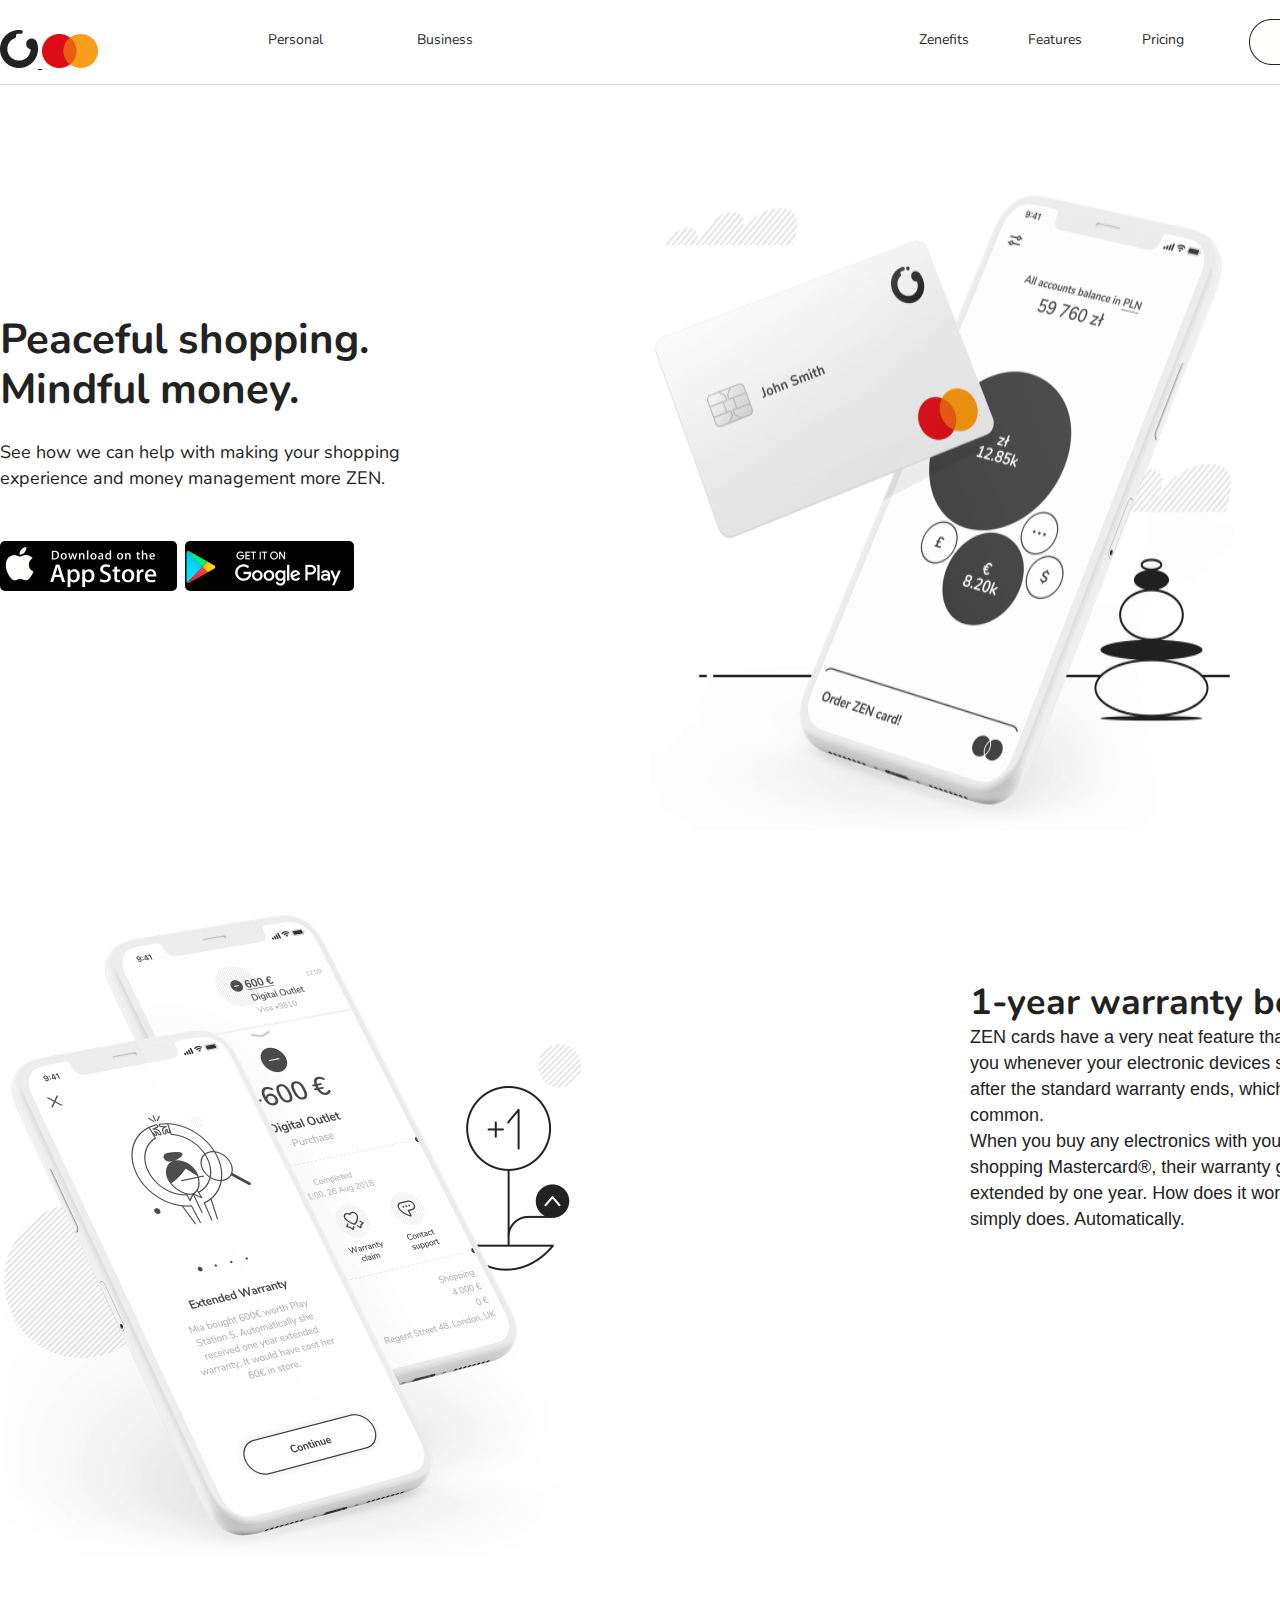
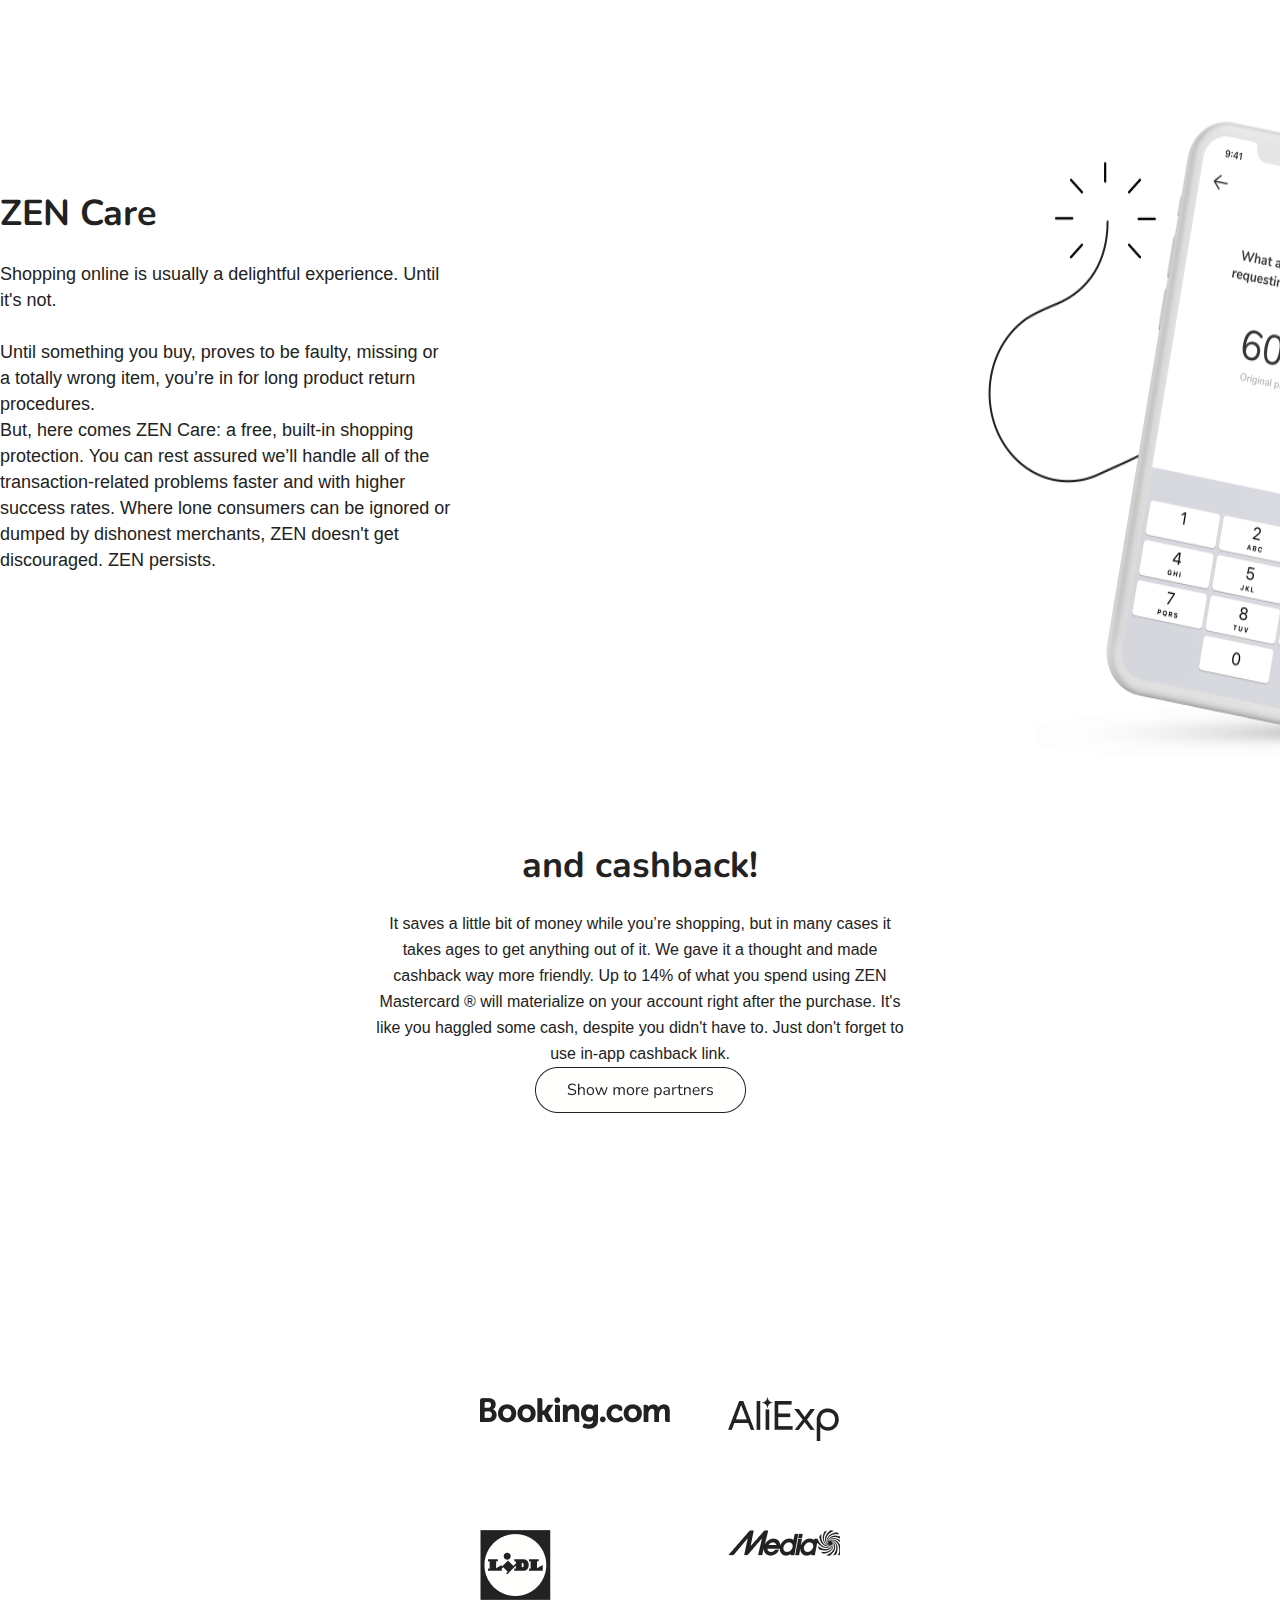
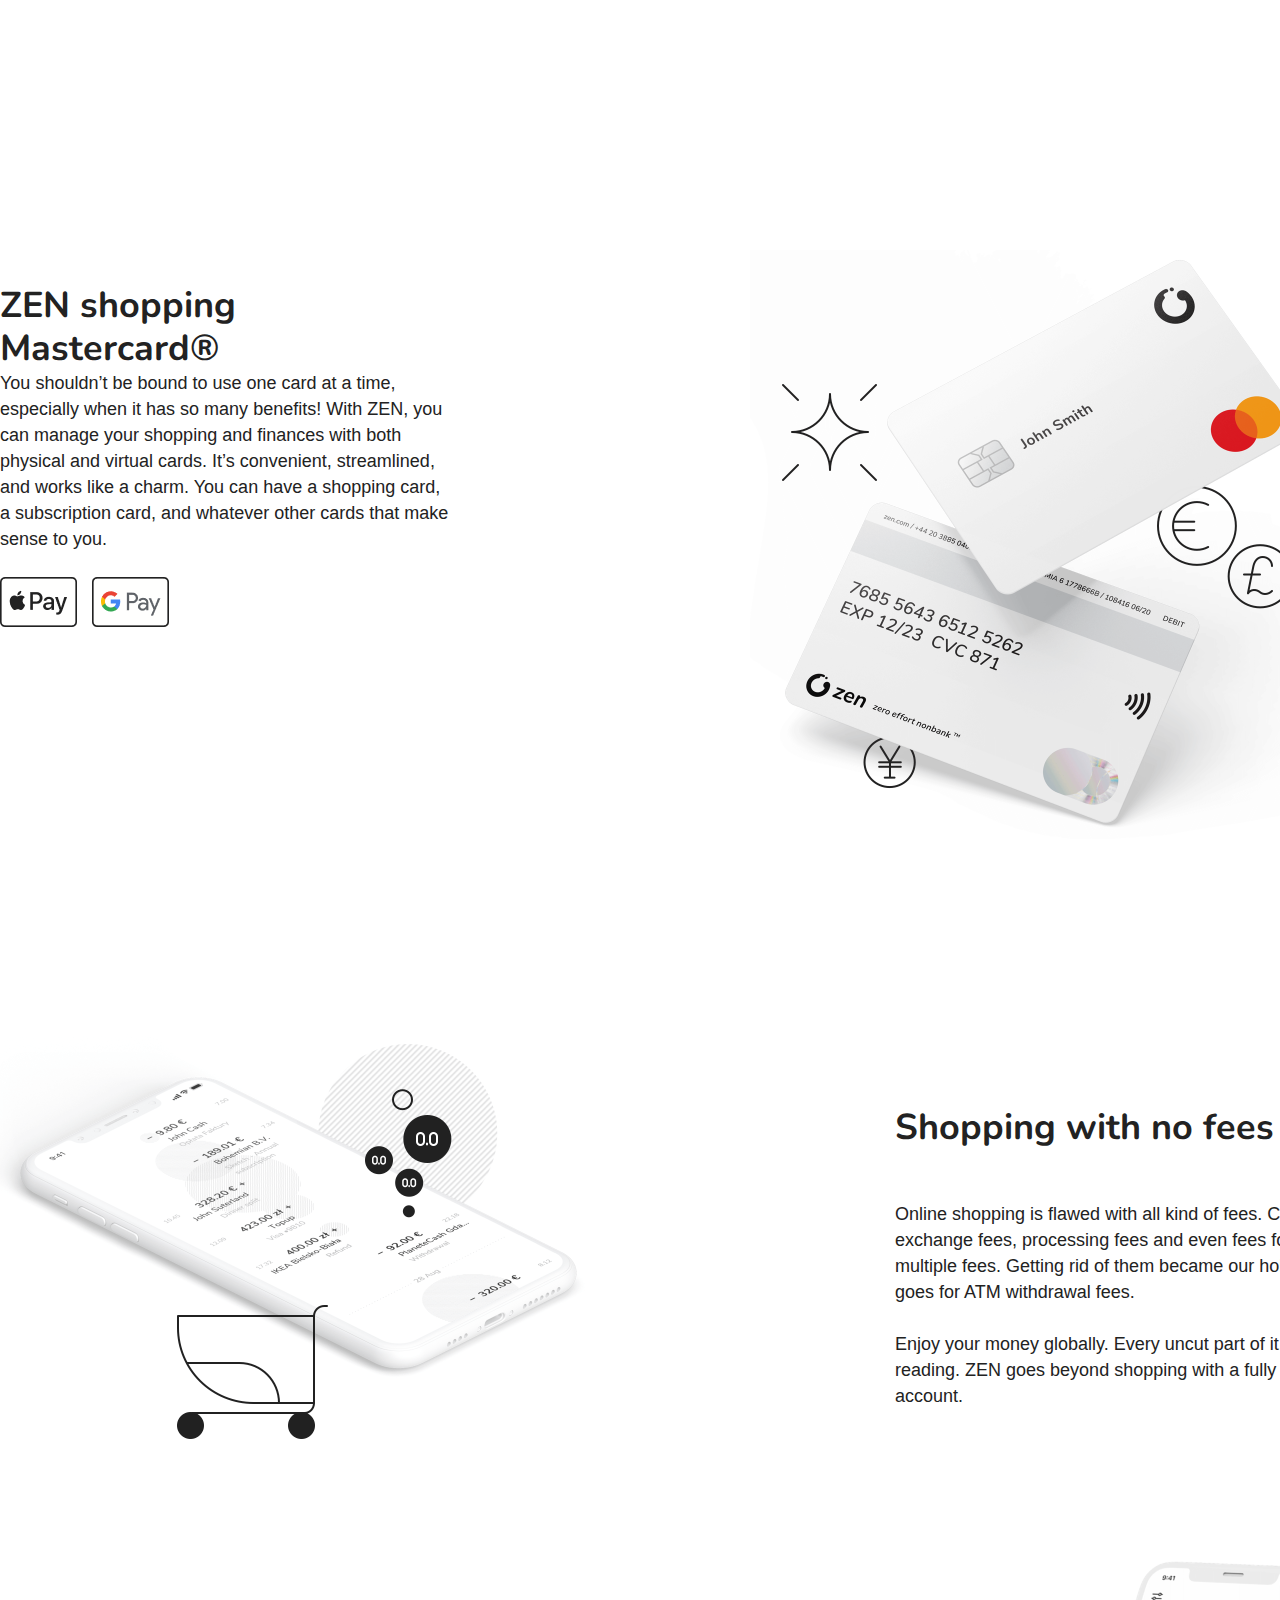
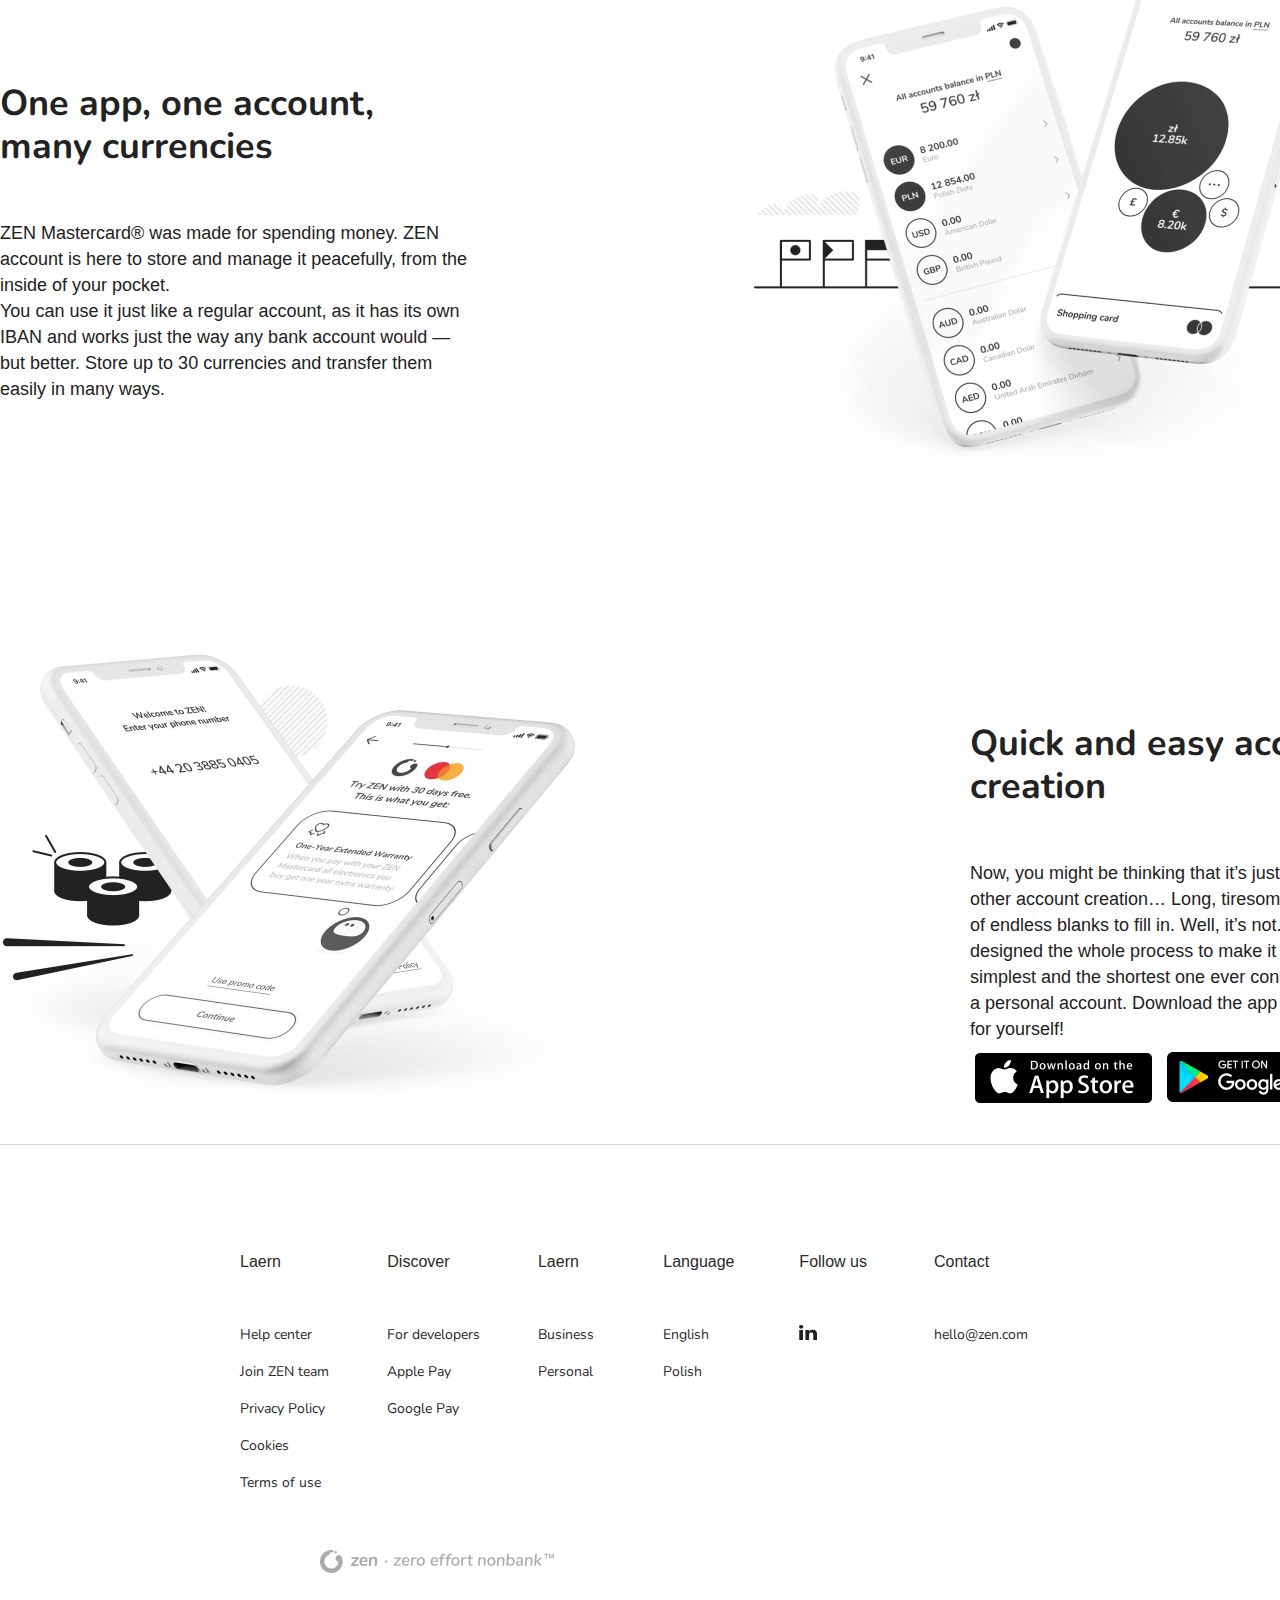
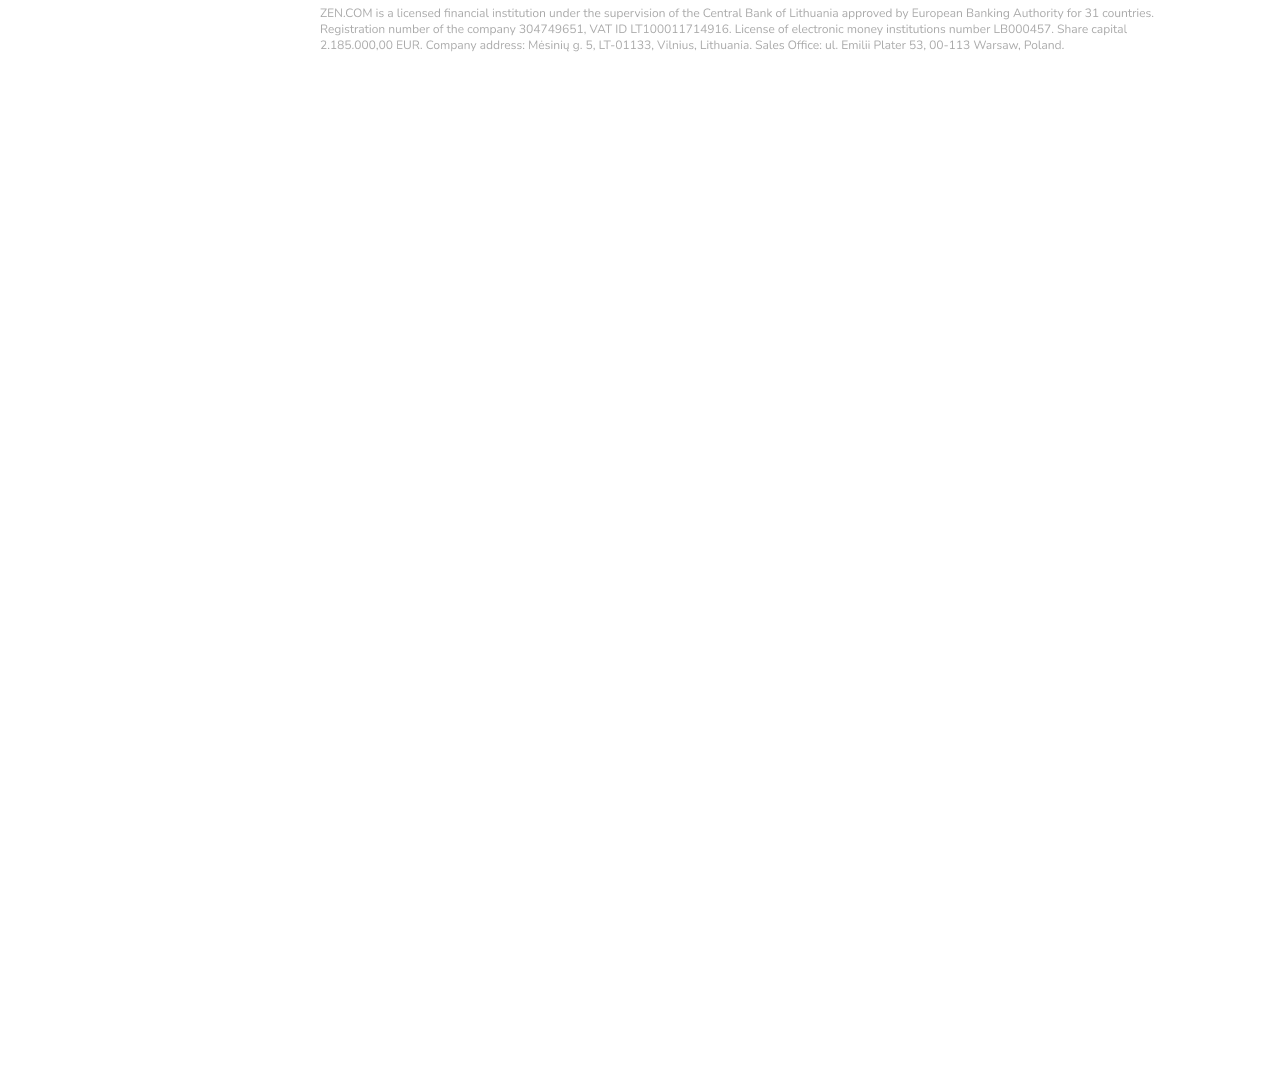
<file: index.html>
<!DOCTYPE html>
<html lang="en">
<head>
    <meta charset="UTF-8">
    <meta http-equiv="X-UA-Compatible" content="IE=edge">
    <meta name="viewport" content="width=device-width, initial-scale=1.0">
    <title>ZEN</title>
    <link rel="stylesheet" href="zen.css">
</head>
<body>
   <!-- Первый экран -->
   <div class="first">
    <!-- Шапка -->
    <div class="header">
        <div class="wrapper">
            <div class="first__logotype">
                <a href="/">
                    <img src="Images/log.png" alt="Logotype">
                </a>
                <a href="/">
                    <img src="Images/visa.png" alt="Logotype">
                </a>
            </div>
            <div class="first__mobile">
                <ul>
                    <li>
                        <a href="#" class="link">Solutions</a>
                    </li>
                    <li>
                        <a href="#" class="link">Community</a>
                    </li>
                    <li>
                </ul>
            </div>
            <div class="first__login">
                <a href="#" class="link">Zenefits</a>
                <a href="#" class="link">Features</a>
                <a href="#" class="link">Pricing</a>
                <div class="ge"><img src="Images/Get app.png"></div>
              
            </div>
            <div class="first__nav">
                <ul>
                    <li>
                        <a href="#" class="link">Personal</a>
                    </li>
                    <li>
                        <a href="#" class="link">Business</a>
                    </li>
                 
                </ul>
            </div>
        </div>
    </div>
    <!--Первый блок-->
    <div class="history">
        <div class="wrapper">
            <div class="history__left">
                <h1>Peaceful shopping.<br>Mindful money.</br></h1>
                <p>See how we can help with making your shopping <br>experience and money management more ZEN.</br> </p>
                <div class="app">
                    <div class="apple">
                        <img src="Images/apple.png">
                    </div>
                    <div class="download">
                        <img src="Images/download.png">
                    </div>
                    <div class="store">
                        <img src="Images/app store.png">
                    </div>
               
                </div>
                <div class="google">
                        <div class="market">
                           <img src="Images/Vector.png">
                           <div class="m1"><img src="Images/Vector-1.png"></div>
                           <div class="m2"><img src="Images/Vector-2.png"></div>
                           <div class="m3"><img src="Images/Vector-3.png"></div>
  
                        </div>
                        <div class="get">
                           <img src="Images/get on in.png">     

                        </div>
                        <div class="play">
                            <img src="Images/play.png">
                        </div>
                </div>        
            </div>

            <div class="history__right">
                <img src="Images/Image.png" alt="">
            </div>
        </div>
    </div>
    <!--Второй блок-->
    <div class="block">
        <div class="wrapper">
            <div class="block__left">
            <img src="Images/Image2.png" alt="">
            <div class="block__right" >
                <h2 >1-year warranty boost</h2>
                <p>ZEN cards have a very neat feature that will help you whenever your electronic devices start failing after the standard warranty ends, which is pretty common.
                    <br>When you buy any electronics with your ZEN shopping Mastercard®, their warranty gets extended by one year. How does it work? It simply does. Automatically.</br></p>
            </div>
        </div>
    </div>
     <!--Третий блок-->
     <div class="real">
        <div class="wrapper">
            <div class="real__left">
                <h2 >ZEN  Care</h2>
                <p><br>Shopping online is usually a delightful experience. Until it's not.</br>
                    <br>Until something you buy, proves to be faulty, missing or a totally wrong item, you’re in for long product return procedures.</br>
                    But, here comes ZEN Care: a free, built-in shopping protection. You can rest assured we’ll handle all of the transaction-related problems faster and with higher success rates. Where lone consumers can be ignored or dumped by dishonest merchants, ZEN doesn't get discouraged. ZEN persists.</p>
            <div class="real__right" >
                <img src="Images/Image3.png" alt="">
            </div>
        </div>
    </div>
    <div class="text">
        <h2 >and cashback!</h2>
        <div class="pa"><p>It saves a little bit of money while you’re shopping, but in many cases it takes ages to get anything out of it. We gave it a thought and made cashback way more friendly. Up to 14% of what you spend using ZEN Mastercard ® will materialize on your account right after the purchase. It's like you haggled some cash, despite you didn't have to. Just don't forget to use in-app cashback link.</p>
            </div>
            <div class="frame"><img src="Images/Frame3.png"></div>
    </div>
        <!--Фирмы-->
        <div class="firm">
            <div class="wrapper1">
                <div class="booking">
                    <img src="Images/Booking.png">
                </div>
                <div class="booking">
                    <img src="Images/Aliexpress.png">
                </div>
                <div class="booking">
                    <img src="Images/allegro.png">
                </div>
                <div class="booking">
                    <img src="Images/zalando.png">
                </div>
                <div class="line">
                    <img src="Images/lidl2.png">
                </div>
                <div class="line">  
                    <img src="Images/media.png">
                </div>
                <div class="line">
                    <img src="Images/euro.png">
                </div>
                <div class="line">
                    <img src="Images/groupon.png">
                </div>
            </div>
        </div>
        <!--Четвертый блок-->
     <div class="hala">
        <div class="wrapper">
            <div class="hala__left">
                <h2 >ZEN shopping Mastercard®</h2>
                <p>You shouldn’t be bound to use one card at a time, especially when it has so many benefits! With ZEN, you can manage your shopping and finances with both physical and virtual cards. It’s convenient, streamlined, and works like a charm. You can have a shopping card, a subscription card, and whatever other cards that make sense to you.</p>
                <div class="pay">
                    <img src="Images/Pay.png">
                </div>
                <div class="hala__right" >
                <img src="Images/Card.png" alt="">
            </div>
        </div>
      </div>
     </div>
     <!--Пятый блок-->
     <div class="madrid">
        <div class="wrapper">
            <div class="madrid__left">
            <img src="Images/Image4.png" alt="">
            <div class="madrid__right" >
                <h2 >Shopping with no fees</h2>
                <p><br></br>Online shopping is flawed with all kind of fees. Currency exchange fees, processing fees and even fees for having multiple fees. Getting rid of them became our hobby. Same goes for ATM withdrawal fees.
                    <br></br>Enjoy your money globally. Every uncut part of it. Keep reading. ZEN goes beyond shopping with a fully functional account.
                </p>
            </div>
        </div>
    </div>
   <!--Шестой блок-->
   <div class="king">
    <div class="wrapper">
        <div class="king__left">
            <h2 >One app, one account, many currencies</h2>
            <p><br></br>ZEN Mastercard® was made for spending money. ZEN account is here to store and manage it peacefully, from the inside of your pocket.
                <br>You can use it just like a regular account, as it has its own IBAN and works just the way any bank account would — but better. Store up to 30 currencies and transfer them easily in many ways.</br>
            </p>
            <div class="king__right" >
            <img src="Images/Image5.png" alt="">
        </div>
    </div>
  </div>
 </div>
 <!--Седьмой блок-->
 <div class="cr7">
    <div class="wrapper">
        <div class="cr7__left">
        <img src="Images/Image 6.png" alt="">
        <div class="cr7__right" >
            <h2 >Quick and easy account creation</h2>
            <p><br></br>Now, you might be thinking that it’s just like any other account creation… Long, tiresome and full of endless blanks to fill in. Well, it’s not.
                We have designed the whole process to make it the simplest and the shortest one ever conceived for a personal account. Download the app and see for yourself!
            </p>
          <div class="gro">
            <img src="Images/ap.png" alt="">
          </div>
        </div>
    </div>
</div>
<div class="footer ">
    <div class="wrapper2">
<div class="learn">
<ul>
    <br>
        <a1 href="#" class="link">Laern</a1>
    </br>
    <br></br>
    <br>
    <a href="#" class="link">Help center</a>
    </br> 
    <br>
    <a href="#" class="link">Join ZEN team</a>
    </br>
    <br>
    <a href="#" class="link">Privacy Policy</a>
    </br>
    <br>
    <a href="#" class="link">Cookies</a>
    </br>
    <br>
    <a href="#" class="link">Terms of use</a>
    </br>
</ul>
</div>
<div class="discover">
    <ul>
        <br>
            <a1 href="#" class="link">Discover</a1>
        </br>
        <br></br>
        <br>
        <a href="#" class="link">For developers</a>
        </br> 
        <br>
        <a href="#" class="link">Apple Pay</a>
        </br>
        <br>
        <a href="#" class="link">Google Pay</a>
        </br>
</div>
<div class="ofter">
    <ul>
        <br>
            <a1 href="#" class="link">Laern</a1>
        </br>
        <br></br>
        <br>
        <a href="#" class="link">Business</a>
        </br> 
        <br>
        <a href="#" class="link">Personal</a>
        </br>
</div>
<div class="language">
    <ul>
        <br>
            <a1 href="#" class="link">Language</a1>
        </br>
        <br></br>
        <br>
        <a href="#" class="link">English</a>
        </br> 
        <br>
        <a href="#" class="link">Polish</a>
        </br>
</div>
<div class="follow">
    <ul>
        <br>
            <a1 href="#" class="link">Follow us</a1>
        </br>
        <br></br>
        <br>
        <img src="Images/in.png" alt="">
        </br> 
</div>
<div class="contact">
    <ul>
        <br>
            <a1 href="#" class="link">Contact</a1>
        </br>
        <br></br>
        <br>
        <a href="#" class="link">hello@zen.com</a>
        </br> 
</div>
<div class="end">
    <img src="Images/end.png" alt="">
</div>
</div>
</div>
</body>
</html>
</file>
<file: zen.css>
@import url('https://fonts.googleapis.com/css2?family=Nunito:ital,wght@1,300&display=swap');

* {
    margin: 0;
    padding: 0;
    box-sizing: border-box;
}
body {
    font-family: 'Lato', sans-serif;
    color: #292929;
}
p {
    line-height: 150%;
}
.wrapper {
    width: 1370px;
    margin: 0 auto;
}
.header {
    height: 85px;
    border-bottom: 1px solid #D6D6D6;
}
.first__logotype {
    margin-top: 30px;
}
.first__logotype,
.first__nav {
    float: left;
}
.first__nav {
    margin-top: 30px;
}
.first__login {
    float: right;
    margin-top: 17px;
}
.first__login a {
    margin-top: 13px;
    display: inline-block;
    margin-right: 55px;
    text-decoration: none;
}
.first__login .button {
    margin-top: 0;
    color: rgb(0, 0, 0);
    margin-right: 0;
}
.first__logotype {
    margin-right: 170px;
}
.first__nav ul {
    list-style: none;
}
.first__nav ul li {
    display: inline-block;
    margin-right: 90px;
}
.first__nav ul li:last-of-type {
    margin-right: 0;
}
.link {
    color: #292929;
    text-decoration: none;
    transition: all .2s;
    padding-bottom: 4px;
    border-bottom: 1px solid transparent;
}
.link:hover {
    border-bottom: 1px solid #292929;
}
.link:active {
    color: #404040;
    border-bottom: 1px solid #404040;
}
.button {
    
    padding: 13px 50px;
    border-radius: 4px;
    color: black;
    transition: background-color .2s;
    display: inline-block;
    text-decoration: none;
}
.button_big {
    padding: 20px 50px;
}

.first__mobile {
    display: none;
}


/* Заголовки */
h1, h2, h3, h4, h5, h6 {
    font-family: 'Nunito', serif;
}
h1 {
    font-size: 42px;
    line-height: 50px;
}
h2 {
    font-size: 36px;
    line-height: 43px;
}
h3 {
    font-size: 32px;
}
p{
    line-height: 26px;
}

/* Первый блок */

.history {
    margin: 150px 0;
    padding: 80px 0;
    overflow: hidden;
    color: #222222;
}

.history__left, .history__right {
    
    width: 50%;
    float: left;
}

.history__right img {
    position: absolute;
    width: 585px;
    height: 657px;
    left: 50.78%;
    right: 12.75%;
    top: 173px;
    overflow: hidden;
}

.history p {
    margin-top: 24px;
    font-size: 18px;
    font-family:'Nunito';
    
}

.history .button {
    margin-top: 50px;
}



.app {
    height: 50px;
    width: 177px;
    background: #000000;
    position: absolute;
    border-radius: 5px;
    margin-top: 50px;

}
.google {
    height: 50px;
    width: 169px;
    background: #000000;
    position: relative;
    left:185px;
    border-radius: 5px;
    margin-top: 50px;
}
.apple{
    position: absolute;
    left: 5px;
    right: 5px;
    top: 5px;
    bottom: 5px;
    
}
.download{
    position: absolute;
    left: 51px;
    right: 25px;
    top: 5px;
    bottom: 5px;
}
.store{
    position: absolute;
    left: 50px;
    right: 20px;
    top: 23px;
    bottom: 5px;
    
}
.market{
    position: absolute;
    left: 1px;
    right: 50px;
    top: 10px;
    bottom: 5px;
    
}
.get{
    position: absolute;
    left: 51px;
    right: 25px;
    top: 5px;
    bottom: 5px;
}
.play{
    position: absolute;
    left: 50px;
    right: 20px;
    top: 23px;
    bottom: 5px;
}

.m1{
    position: relative;
  
    bottom: 28px;
   left: 16px;
    right:10px;
}
.m2{
    position: relative;
    bottom: 38px;
   left: 1px;
    right:3px;
}
.m3{
    position: relative;
  
    bottom: 76px;
   left: 1px;
    right:6px;
}
/*Второй блок*/
.block {
    margin: 150px 0;
    padding: 80px 0;
    overflow: hidden;
    color: #222222;
}
.block__right{
    
    width: 50%;
    float: right;
    font-size:18px;
    width: 400px;
    position: relative;
    top:80px;
    bottom:40px;
}
.block__right img {
    position: absolute;
    width: 585px;
    height: 657px;
    left: 50.78%;
    right: 12.75%;
    top: 173px;
    overflow: hidden;
}
.block__right h2{
    font-size: 36px;
}
/*Третий блок*/
.real {
    margin: 150px 0;
    padding: 80px 0;
    overflow: hidden;
    color: #222222;
}
.real__left{
    
    font-size:18px;
    width: 451px;
    height: 422px;
}
.real__right img {
    position: absolute;
    width: 585px;
    height: 657px;
    left: 975px;
    right: 40px;
    top: 1706px;
    bottom: 70px;
    float: right;
    overflow: hidden;
}
.real__right{
    margin: auto;
}
.real__left h2{
    font-size: 36px;
}
.text{
    margin: 150px 0;
    padding: 80px 0;
    text-align: center;
}
.pa{
    width:584px;
    Height:156px;
    text-align: center;
    padding: 24px;
    margin: auto;
}
.frame{
    margin: auto;
    padding-top: 24px;
}
.ge{
   padding-left: 330px;
   position: relative;
   bottom: 35px;
}
/*Фирмы*/
.firm{
    margin: 50px 440px;
    padding: 50px 40px;
    overflow: hidden;
    color: #222222;
}
.wrapper1{
    width: 1087px;
    margin: auto;
    float: none;
}
.booking{
    width: 15%;
    float:left;
    margin-right: 85px;
}
.line{
    width: 15%;
    float:left;
    margin-right: 85px;
    padding-top: 70px;
}
/*Четвертый блок*/
.hala {
    margin: 150px 0;
    padding: 80px 0;
    overflow: hidden;
    color: #222222;
}
.hala__left{
    width: 50%;
    font-size:18px;
    width: 451px;
    height: 422px;
}
.hala__right img {
   padding-left: 750px;
   
   position: absolute; 
   top: 3450px;
    float:left;
    overflow: hidden;
}

.pay{
    margin-top: 25px;
}
/*Пятый блок*/
.madrid {
    margin: 150px 0;
    padding: 90px 0;
    overflow: hidden;
    color: #222222;
}
.madrid__right{
    float: right;
    font-size:18px;
    width: 475px;
    height: 208px;
    position: relative;
    top:80px;
    bottom:40px;
}
.madrid__right img {
    position: absolute;
    width: 585px;
    height: 657px;
    left: 50.78%;
    right: 12.75%;
    top: 173px;
    overflow: hidden;
}
/*Шестой блок*/
.king {
    margin: 150px 0;
    padding: 80px 0;
    overflow: hidden;
    color: #222222;
}
.king__left{
   
    font-size:18px;
    width: 475px;
    height: 240px;
}
.king__right img {
   padding-left: 750px;
   
   position: absolute; 
   top: 4745px;
    float:left;
    overflow: hidden;
}
/*Седьмой блок*/
.cr7 {
    margin: 150px 0;
    padding: 90px 0;
    overflow: hidden;
    color: #222222;
}
.cr7__right{
    float: right;
    font-size:18px;
    width: 400px;
   
    position: relative;
    top:80px;
    bottom:40px;
}
.cr7__right img {
    position: absolute;
    width: 585px;
    height: 458px;
    left: 50.78%;
    right: 12.75%;
    overflow: hidden;
}
.gro img{
width: 361px;
height: 51px;
position:absolute ;
top:330px;
right: 500px;
left: 5px;
}
.footer{
        overflow: hidden;
        margin-top: 40px;
        border-top: 1px solid #CBD6E2;
        margin-bottom: 90px;
        padding: 90px;
        width: 1920px;
        height: 502px;
}
.wrapper2{
    width: 1920px;
    height: 502px;
}
.learn{
    Width:90px;
    Height:209px;
    position: absolute;
    left: 18.75%;
    right: 76.56%;
}
.discover{
    position: absolute;
    width: 94px;
    height: 141px;
    left: 30.26%;
    right: 64.84%;
}
.ofter{
    position: absolute;
    width: 57px;
    height: 107px;
    left: 42.03%;
    right: 55%;
}
.language{
    position: absolute;
    width: 71px;
    height: 107px;
    left: 51.82%;
    right: 44.48%;
}
.follow{
    position: absolute;
    width: 70px;
    height: 69px;
    left: 62.45%;
    right: 33.91%;

}
.contact{
    position: absolute;
    width: 96px;
    height: 73px;
    left: 72.97%;
    right: 22.03%;
}
a{
    font-family: 'Nunito', serif;
    font-size: 14px;
}
.end{
    position: absolute;
    width: 1200px;
    height: 112px;
    left: 320px;
    top: 6350px;
}
</file>
